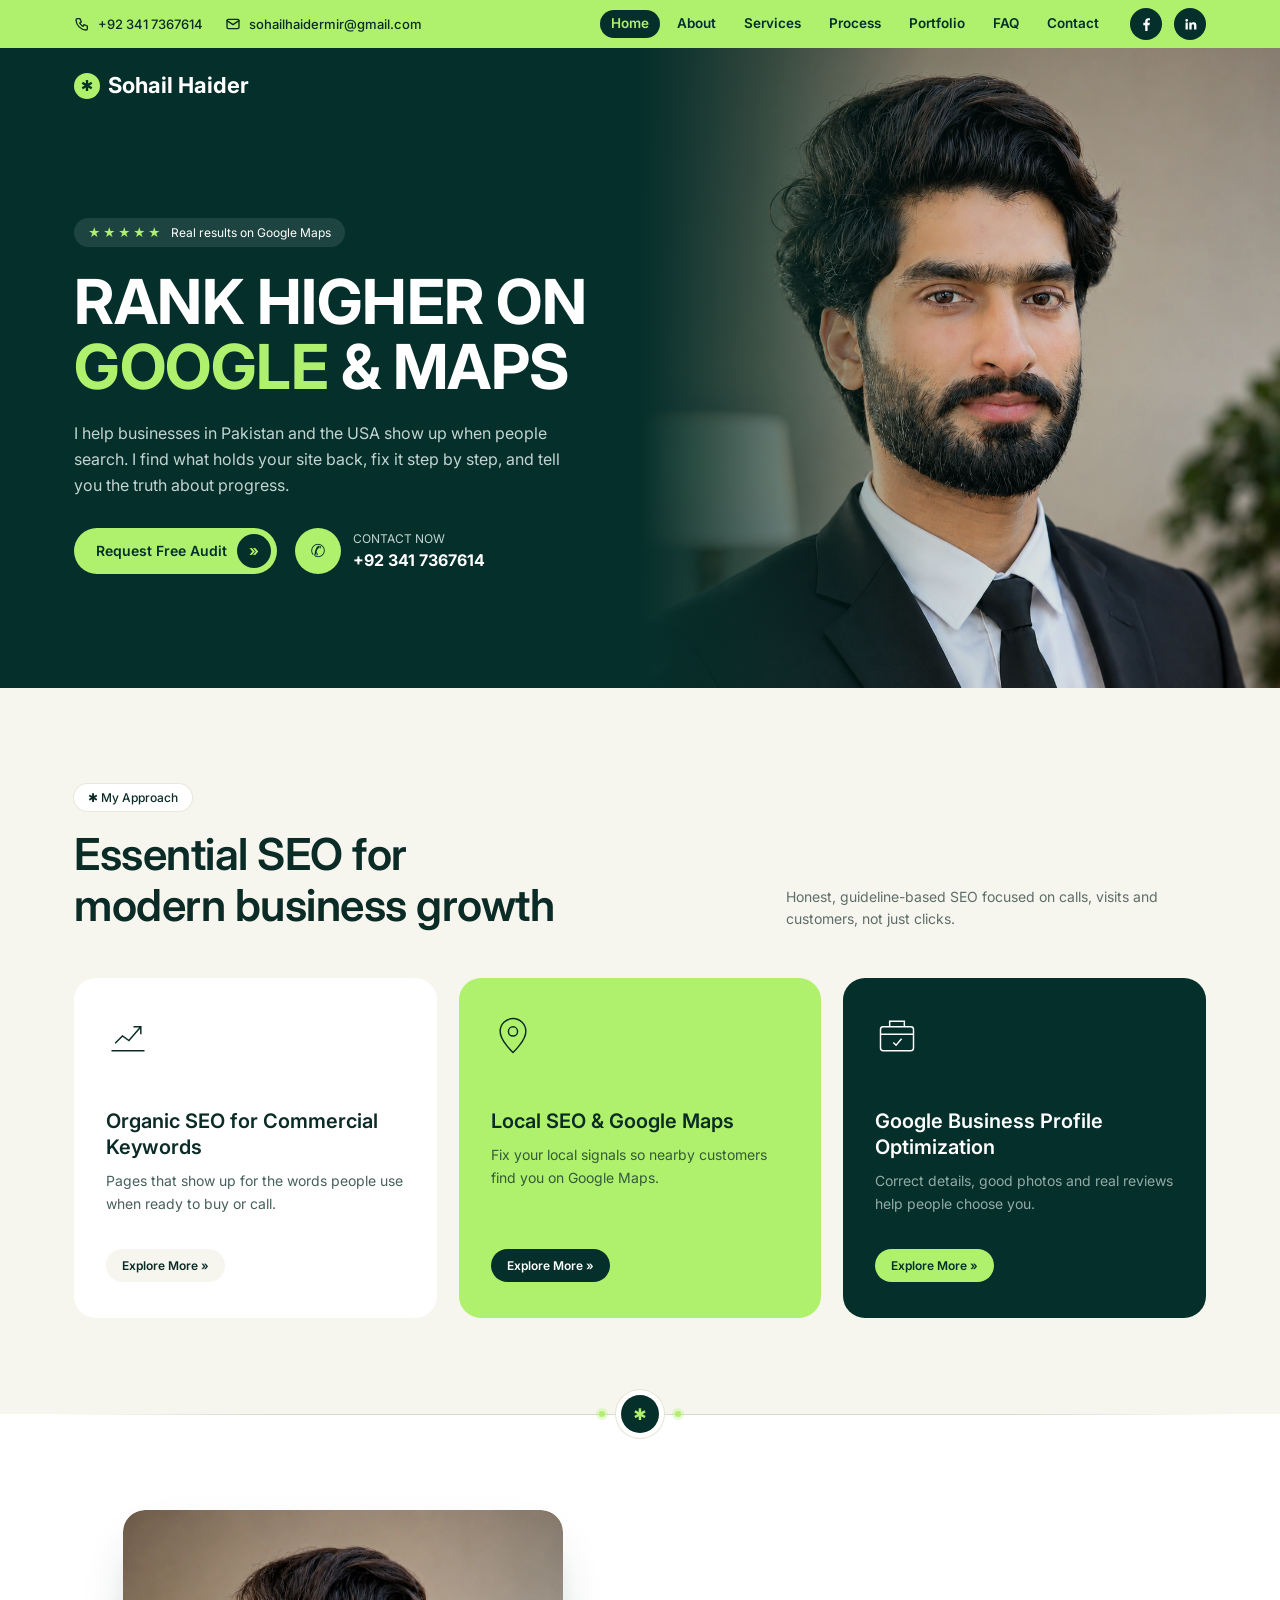
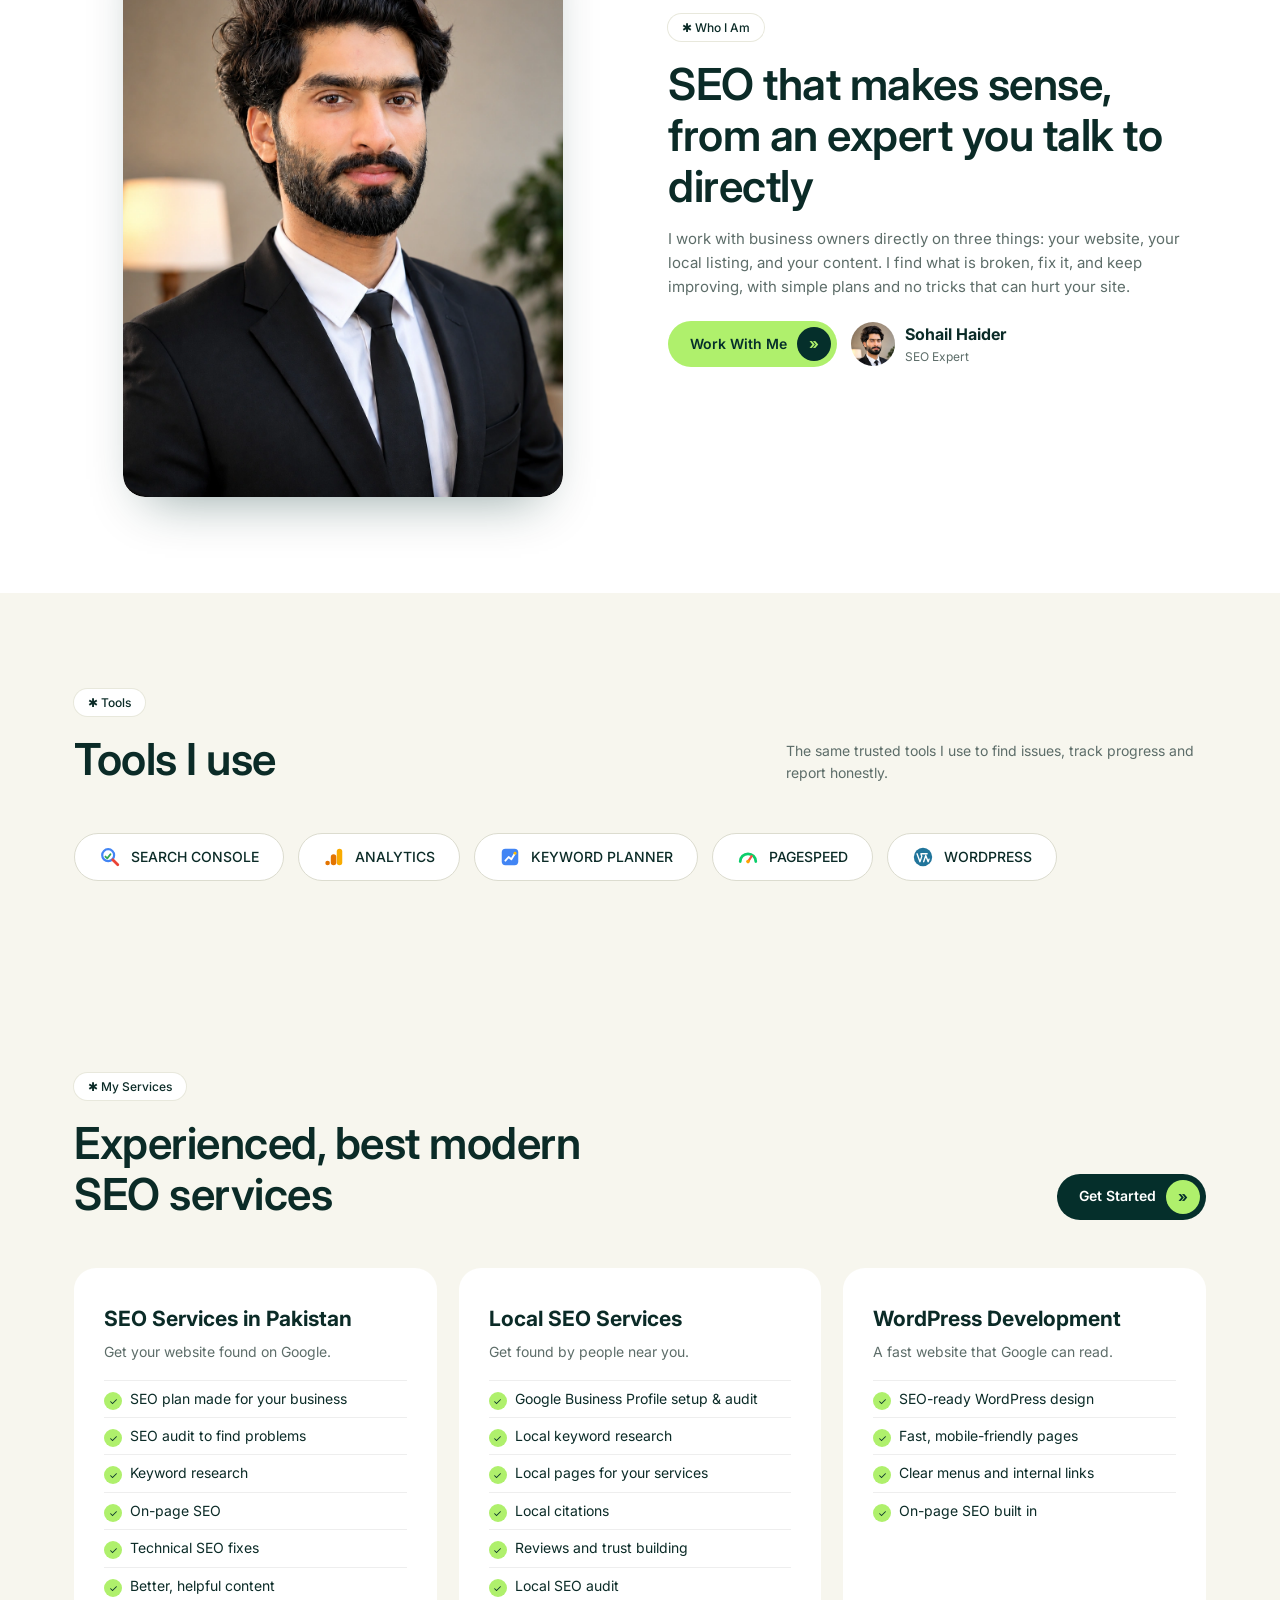
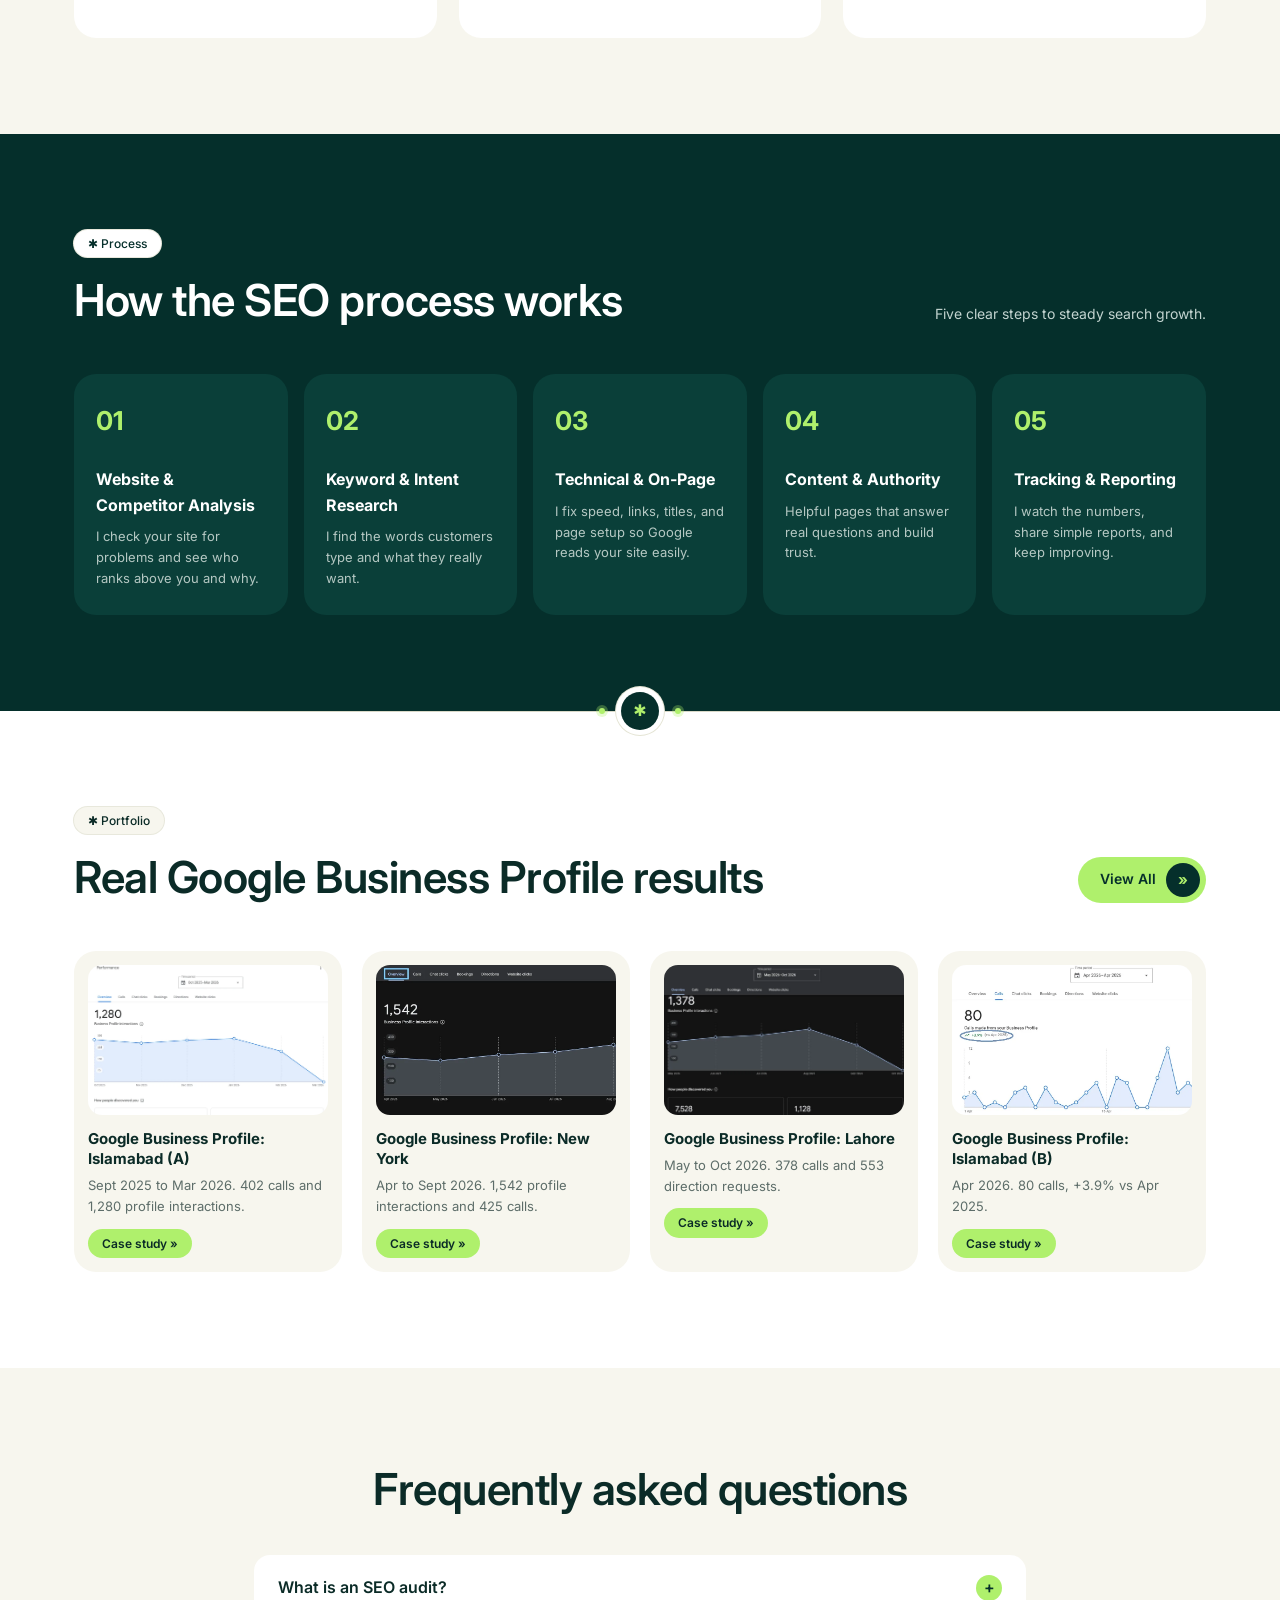
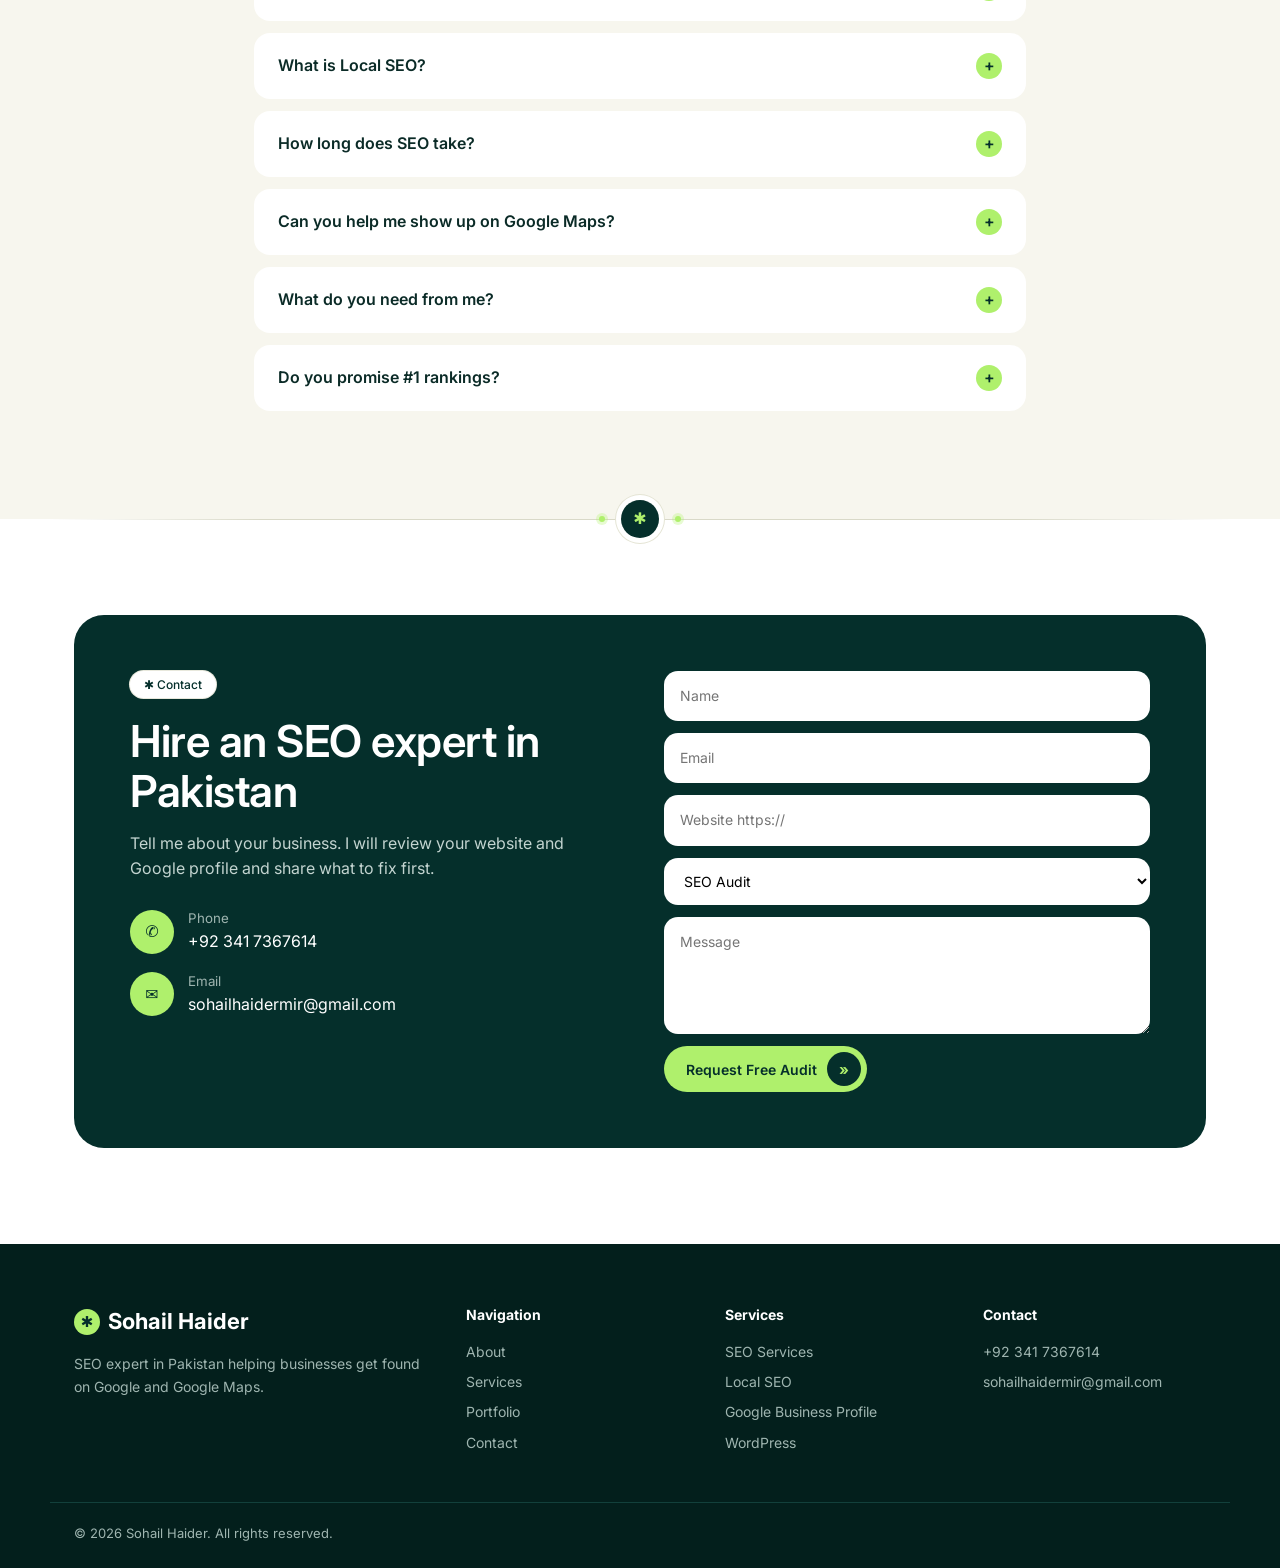
<file: index.html>
<!DOCTYPE html><html lang="en"><head><meta charset="utf-8"><meta name="viewport" content="width=device-width,initial-scale=1"><title>Sohail Haider | SEO Expert in Pakistan</title><meta name="description" content="SEO expert in Pakistan helping businesses improve organic search, Google Maps visibility, and website performance. Request a free SEO audit."><link rel="canonical" href="https://sohailhaiderseo.github.io/myportfolio/"><link rel="icon" href="favicon.png" type="image/png"><link rel="apple-touch-icon" href="apple-touch-icon.png"><link rel="preconnect" href="https://fonts.googleapis.com"><link rel="preconnect" href="https://fonts.gstatic.com" crossorigin><link rel="stylesheet" href="https://fonts.googleapis.com/css2?family=Inter:wght@400;500;600;700&display=swap"><link rel="stylesheet" href="style.css"></head><body id="top">
<div class="tb"><div class="wrap"><div class="tbl"><a href="tel:+923417367614"><svg viewBox="0 0 24 24" fill="none" stroke="currentColor" stroke-width="2" stroke-linecap="round" stroke-linejoin="round" aria-hidden="true"><path d="M5 4h4l2 5-2.5 1.5a11 11 0 0 0 5 5L15 13l5 2v4a2 2 0 0 1-2 2A16 16 0 0 1 3 6a2 2 0 0 1 2-2z"/></svg> +92 341 7367614</a><a href="mailto:sohailhaidermir@gmail.com"><svg viewBox="0 0 24 24" fill="none" stroke="currentColor" stroke-width="2" stroke-linecap="round" stroke-linejoin="round" aria-hidden="true"><rect x="3" y="5" width="18" height="14" rx="2"/><path d="m3 7 9 6 9-6"/></svg><span class="et">sohailhaidermir@gmail.com</span></a></div><nav id="nav" aria-label="Main"><button class="nclose" type="button" aria-label="Close menu">✕</button><a class="on" href="#top">Home</a><a href="#about">About</a><a href="#services">Services</a><a href="#process">Process</a><a href="portfolio.html">Portfolio</a><a href="#faq">FAQ</a><a href="#contact">Contact</a></nav><div class="soc"><a href="https://www.facebook.com/shaider.hayat" aria-label="Facebook" target="_blank" rel="noopener"><svg viewBox="0 0 24 24" fill="currentColor" stroke="none" aria-hidden="true"><path d="M13.5 21v-8h2.7l.5-3.3h-3.2V7.600c0-.9.4-1.600 1.700-1.600h1.600V3.200C16.300 3.100 15.300 3 14.300 3 12 3 10.200 4.400 10.200 7.100v2.600H7.500V13h2.700v8z"/></svg></a><a href="https://www.linkedin.com/in/sohail-haider-392b01232/" aria-label="LinkedIn" target="_blank" rel="noopener"><svg viewBox="0 0 24 24" fill="currentColor" stroke="none" aria-hidden="true"><path d="M5 9h3.2v10H5zM6.600 4.200a1.900 1.900 0 1 1 0 3.800 1.900 1.900 0 0 1 0-3.800zM10.300 9h3v1.400c.5-.9 1.600-1.700 3.200-1.700 3.200 0 3.800 2.100 3.800 4.800V19h-3.200v-4.800c0-1.200 0-2.600-1.600-2.600s-1.900 1.200-1.900 2.500V19h-3.300z"/></svg></a></div></div></div>
<header class="hdr"><div class="wrap bar"><a class="brand" href="index.html"><i>✱</i>Sohail Haider</a><button class="burger" type="button" aria-label="Open menu" aria-expanded="false" aria-controls="nav">☰</button></div></header>
<main><section class="hero"><div class="ph"><img src="hero-sohail.webp" alt="Sohail Haider, SEO expert" fetchpriority="high"></div><div class="wrap"><div class="in"><div class="pill"><u>★★★★★</u> Real results on Google Maps</div><h1>Rank higher on <em>Google</em> &amp; Maps</h1><p>I help businesses in Pakistan and the USA show up when people search. I find what holds your site back, fix it step by step, and tell you the truth about progress.</p><div class="acts"><a href="#contact" class="btn"><span>Request Free Audit</span><b>»</b></a><div class="call"><i>✆</i><div>CONTACT NOW<b>+92 341 7367614</b></div></div></div></div></section>
<section class="sec cr" id="approach"><div class="wrap"><div class="head"><div><span class="tag">✱ My Approach</span><h2>Essential SEO for<br>modern business growth</h2></div><p>Honest, guideline-based SEO focused on calls, visits and customers, not just clicks.</p></div><div class="g3"><article class="fc "><svg viewBox="0 0 48 48"><path d="M6 40h36M10 32l8-8 7 5 13-15M30 14h8v8"/></svg><h3>Organic SEO for Commercial Keywords</h3><p>Pages that show up for the words people use when ready to buy or call.</p><a href="#services">Explore More »</a></article><article class="fc l"><svg viewBox="0 0 48 48"><path d="M24 42S10 29 10 19a14 14 0 0128 0c0 10-14 23-14 23z"/><circle cx="24" cy="19" r="5"/></svg><h3>Local SEO &amp; Google Maps</h3><p>Fix your local signals so nearby customers find you on Google Maps.</p><a href="#services">Explore More »</a></article><article class="fc d"><svg viewBox="0 0 48 48"><rect x="6" y="14" width="36" height="26" rx="3"/><path d="M6 22h36M16 14V8h16v6M20 31l3 3 6-7"/></svg><h3>Google Business Profile Optimization</h3><p>Correct details, good photos and real reviews help people choose you.</p><a href="#services">Explore More »</a></article></div></div></section>
<section class="sec wh" id="about"><div class="dvd" aria-hidden="true"><span><i>✱</i></span></div><div class="wrap two"><div class="col"><div class="portrait"><img src="hero-sohail.webp" alt="Portrait of Sohail Haider" width="1086" height="1448" loading="lazy"></div></div><div><span class="tag">✱ Who I Am</span><h2>SEO that makes sense, from an expert you talk to directly</h2><p>I work with business owners directly on three things: your website, your local listing, and your content. I find what is broken, fix it, and keep improving, with simple plans and no tricks that can hurt your site.</p><div class="who"><a href="#contact" class="btn"><span>Work With Me</span><b>»</b></a><div style="display:flex;gap:10px;align-items:center"><img src="hero-sohail.webp" alt=""><div><b>Sohail Haider</b><small>SEO Expert</small></div></div></div></div></div></section>
<section class="sec cr" id="tools"><div class="wrap"><div class="head"><div><span class="tag">✱ Tools</span><h2>Tools I use</h2></div><p>The same trusted tools I use to find issues, track progress and report honestly.</p></div><div class="chips big"><span><svg viewBox="0 0 24 24"><circle cx="10" cy="10" r="6.5" fill="#fff" stroke="#4285f4" stroke-width="2.4"/><path d="M15 15l5.5 5.5" stroke="#ea4335" stroke-width="3" stroke-linecap="round"/><path d="M7 11.5l2 2 3.5-4.5" fill="none" stroke="#34a853" stroke-width="2" stroke-linecap="round" stroke-linejoin="round"/></svg>Search Console</span><span><svg viewBox="0 0 24 24"><rect x="15" y="3" width="6" height="18" rx="3" fill="#f9ab00"/><rect x="8.5" y="9" width="6" height="12" rx="3" fill="#e37400"/><circle cx="5" cy="18.5" r="2.5" fill="#e37400"/></svg>Analytics</span><span><svg viewBox="0 0 24 24"><rect x="3" y="3" width="18" height="18" rx="4" fill="#4285f4"/><path d="M7 16l3.5-4 3 2.5L17.5 8" fill="none" stroke="#fff" stroke-width="2" stroke-linecap="round" stroke-linejoin="round"/><circle cx="17.5" cy="8" r="1.6" fill="#fbbc04"/></svg>Keyword Planner</span><span><svg viewBox="0 0 24 24"><path d="M3.5 17a8.5 8.5 0 1 1 17 0" fill="none" stroke="#0cce6b" stroke-width="3" stroke-linecap="round"/><path d="M12 17l4-6" stroke="#ff4e42" stroke-width="2.4" stroke-linecap="round"/><circle cx="12" cy="17" r="2" fill="#ffa400"/></svg>PageSpeed</span><span><svg viewBox="0 0 24 24"><circle cx="12" cy="12" r="10" fill="#21759b"/><path d="M5.5 8.5l3.2 8.6 2-5.8-1-2.800M10.500 8.500h6M12.700 17.100l2.300-6.800M15 10.300l2.600 6.800 1-2.800" fill="none" stroke="#fff" stroke-width="1.5" stroke-linecap="round" stroke-linejoin="round"/></svg>WordPress</span></div></div></section>
<section class="sec cr" id="services"><div class="wrap"><div class="head"><div><span class="tag">✱ My Services</span><h2>Experienced, best modern<br>SEO services</h2></div><a href="#contact" class="btn dk"><span>Get Started</span><b>»</b></a></div><div class="g3"><article class="svc"><h3>SEO Services in Pakistan</h3><p>Get your website found on Google.</p><ul><li>SEO plan made for your business</li><li>SEO audit to find problems</li><li>Keyword research</li><li>On-page SEO</li><li>Technical SEO fixes</li><li>Better, helpful content</li></ul></article><article class="svc"><h3>Local SEO Services</h3><p>Get found by people near you.</p><ul><li>Google Business Profile setup & audit</li><li>Local keyword research</li><li>Local pages for your services</li><li>Local citations</li><li>Reviews and trust building</li><li>Local SEO audit</li></ul></article><article class="svc"><h3>WordPress Development</h3><p>A fast website that Google can read.</p><ul><li>SEO-ready WordPress design</li><li>Fast, mobile-friendly pages</li><li>Clear menus and internal links</li><li>On-page SEO built in</li></ul></article></div></div></section>
<section class="sec dk" id="process"><div class="wrap"><div class="head"><div><span class="tag" style="color:var(--dk)">✱ Process</span><h2>How the SEO process works</h2></div><p>Five clear steps to steady search growth.</p></div><div class="steps"><div><h3>Website & Competitor Analysis</h3><p>I check your site for problems and see who ranks above you and why.</p></div><div><h3>Keyword & Intent Research</h3><p>I find the words customers type and what they really want.</p></div><div><h3>Technical & On-Page</h3><p>I fix speed, links, titles, and page setup so Google reads your site easily.</p></div><div><h3>Content & Authority</h3><p>Helpful pages that answer real questions and build trust.</p></div><div><h3>Tracking & Reporting</h3><p>I watch the numbers, share simple reports, and keep improving.</p></div></div></div></section>
<section class="sec wh"><div class="dvd" aria-hidden="true"><span><i>✱</i></span></div><div class="wrap"><div class="head"><div><span class="tag" style="background:var(--cream)">✱ Portfolio</span><h2>Real Google Business Profile results</h2></div><a href="portfolio.html" class="btn"><span>View All</span><b>»</b></a></div><div class="pf"><a class="pc" href="portfolio.html#islamabad-gbp"><img src="islamabad-gbp-overview.webp" alt="Google Business Profile: Islamabad (A)" loading="lazy"><h3>Google Business Profile: Islamabad (A)</h3><p>Sept 2025 to Mar 2026. 402 calls and 1,280 profile interactions.</p><span>Case study »</span></a><a class="pc" href="portfolio.html#newyork-gbp"><img src="newyork-gbp-overview.webp" alt="Google Business Profile: New York" loading="lazy"><h3>Google Business Profile: New York</h3><p>Apr to Sept 2026. 1,542 profile interactions and 425 calls.</p><span>Case study »</span></a><a class="pc" href="portfolio.html#lahore-gbp"><img src="lahore-gbp-overview.webp" alt="Google Business Profile: Lahore" loading="lazy"><h3>Google Business Profile: Lahore</h3><p>May to Oct 2026. 378 calls and 553 direction requests.</p><span>Case study »</span></a><a class="pc" href="portfolio.html#islamabad-b-gbp"><img src="islamabad-b-gbp-calls.webp" alt="Google Business Profile: Islamabad (B)" loading="lazy"><h3>Google Business Profile: Islamabad (B)</h3><p>Apr 2026. 80 calls, +3.9% vs Apr 2025.</p><span>Case study »</span></a></div></div></section>
<section class="sec cr" id="faq"><div class="wrap nar"><h2>Frequently asked questions</h2><details><summary>What is an SEO audit?</summary><p>A full check of your website. I look for slow pages, broken links, or missing titles, then give you a list of fixes, most important first.</p></details><details><summary>What is Local SEO?</summary><p>It helps people near you find your business on Google and Google Maps, using your Google Business Profile, local keywords, listings, and reviews.</p></details><details><summary>How long does SEO take?</summary><p>Small fixes can help in a few weeks. Bigger results usually take a few months, depending on competition and where you start.</p></details><details><summary>Can you help me show up on Google Maps?</summary><p>Yes. I improve what you can control: profile, website, and reviews. Google decides the final order, so no one can promise a spot.</p></details><details><summary>What do you need from me?</summary><p>Your website link, access to your Google Business Profile, a list of your services, and the places you serve.</p></details><details><summary>Do you promise #1 rankings?</summary><p>No. Nobody honest can. I promise clear work, simple reports, and steady effort.</p></details></div></section>
<section class="sec wh" id="contact"><div class="dvd" aria-hidden="true"><span><i>✱</i></span></div><div class="wrap"><div class="ct"><div><span class="tag" style="color:var(--dk)">✱ Contact</span><h2>Hire an SEO expert in Pakistan</h2><p>Tell me about your business. I will review your website and Google profile and share what to fix first.</p><ul><li><i>✆</i><div><small>Phone</small><a href="tel:+923417367614">+92 341 7367614</a></div></li><li><i>✉</i><div><small>Email</small><a href="mailto:sohailhaidermir@gmail.com">sohailhaidermir@gmail.com</a></div></li></ul></div><form id="cf"><input name="name" placeholder="Name" required><input name="email" type="email" placeholder="Email" required><input name="site" placeholder="Website https://"><select name="service"><option>SEO Audit</option><option>Local SEO Audit</option><option>Google Business Profile</option><option>SEO Strategy</option><option>Other</option></select><textarea name="message" rows="4" placeholder="Message" required></textarea><button class="btn" type="submit"><span>Request Free Audit</span><b>»</b></button></form></div></div></section></main>
<footer><div class="wrap fg"><div><a class="brand" href="index.html"><i>✱</i>Sohail Haider</a><p style="margin-top:14px">SEO expert in Pakistan helping businesses get found on Google and Google Maps.</p></div><div><h4>Navigation</h4><ul><li><a href="#about">About</a></li><li><a href="#services">Services</a></li><li><a href="portfolio.html">Portfolio</a></li><li><a href="#contact">Contact</a></li></ul></div><div><h4>Services</h4><ul><li>SEO Services</li><li>Local SEO</li><li>Google Business Profile</li><li>WordPress</li></ul></div><div><h4>Contact</h4><ul><li><a href="tel:+923417367614">+92 341 7367614</a></li><li><a href="mailto:sohailhaidermir@gmail.com">sohailhaidermir@gmail.com</a></li></ul></div></div><div class="wrap fc2">&copy; <span id="yr">2026</span> Sohail Haider. All rights reserved.</div></footer><script src="script.js" defer></script></body></html>
</file>
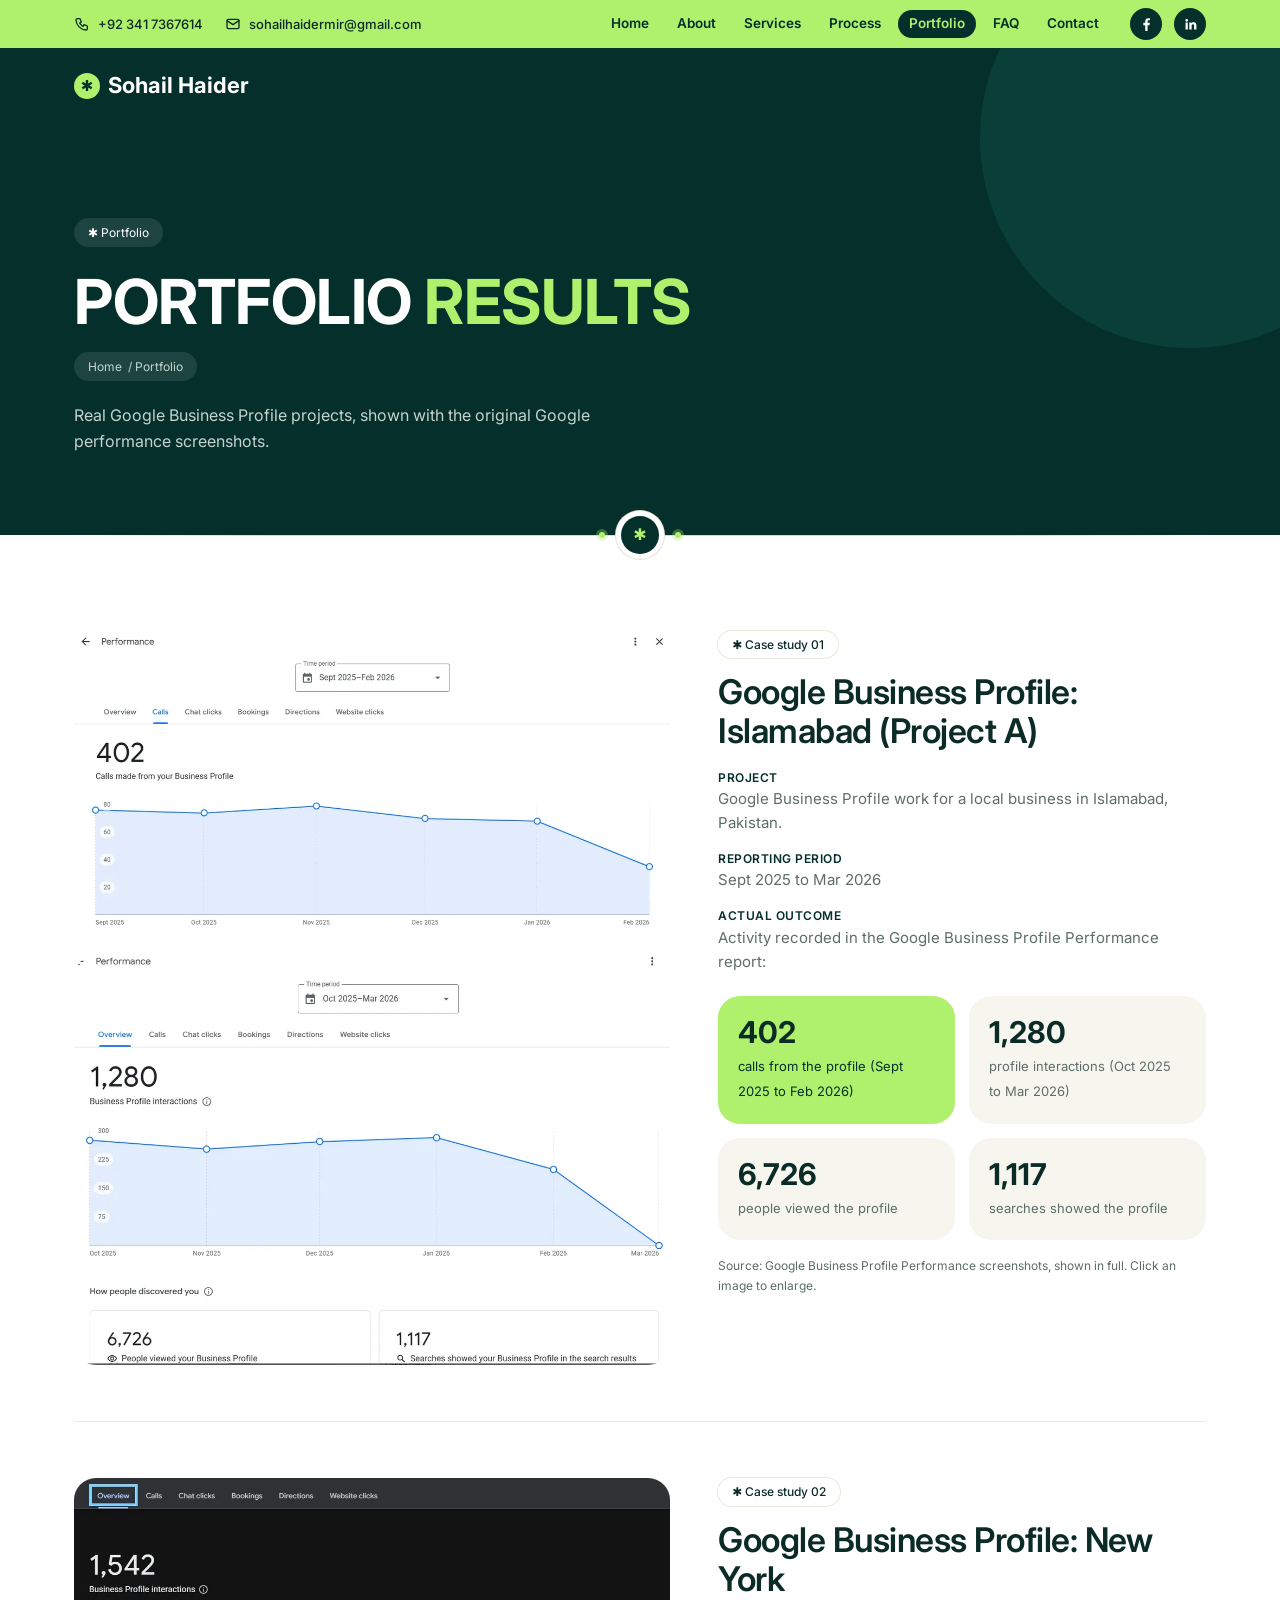
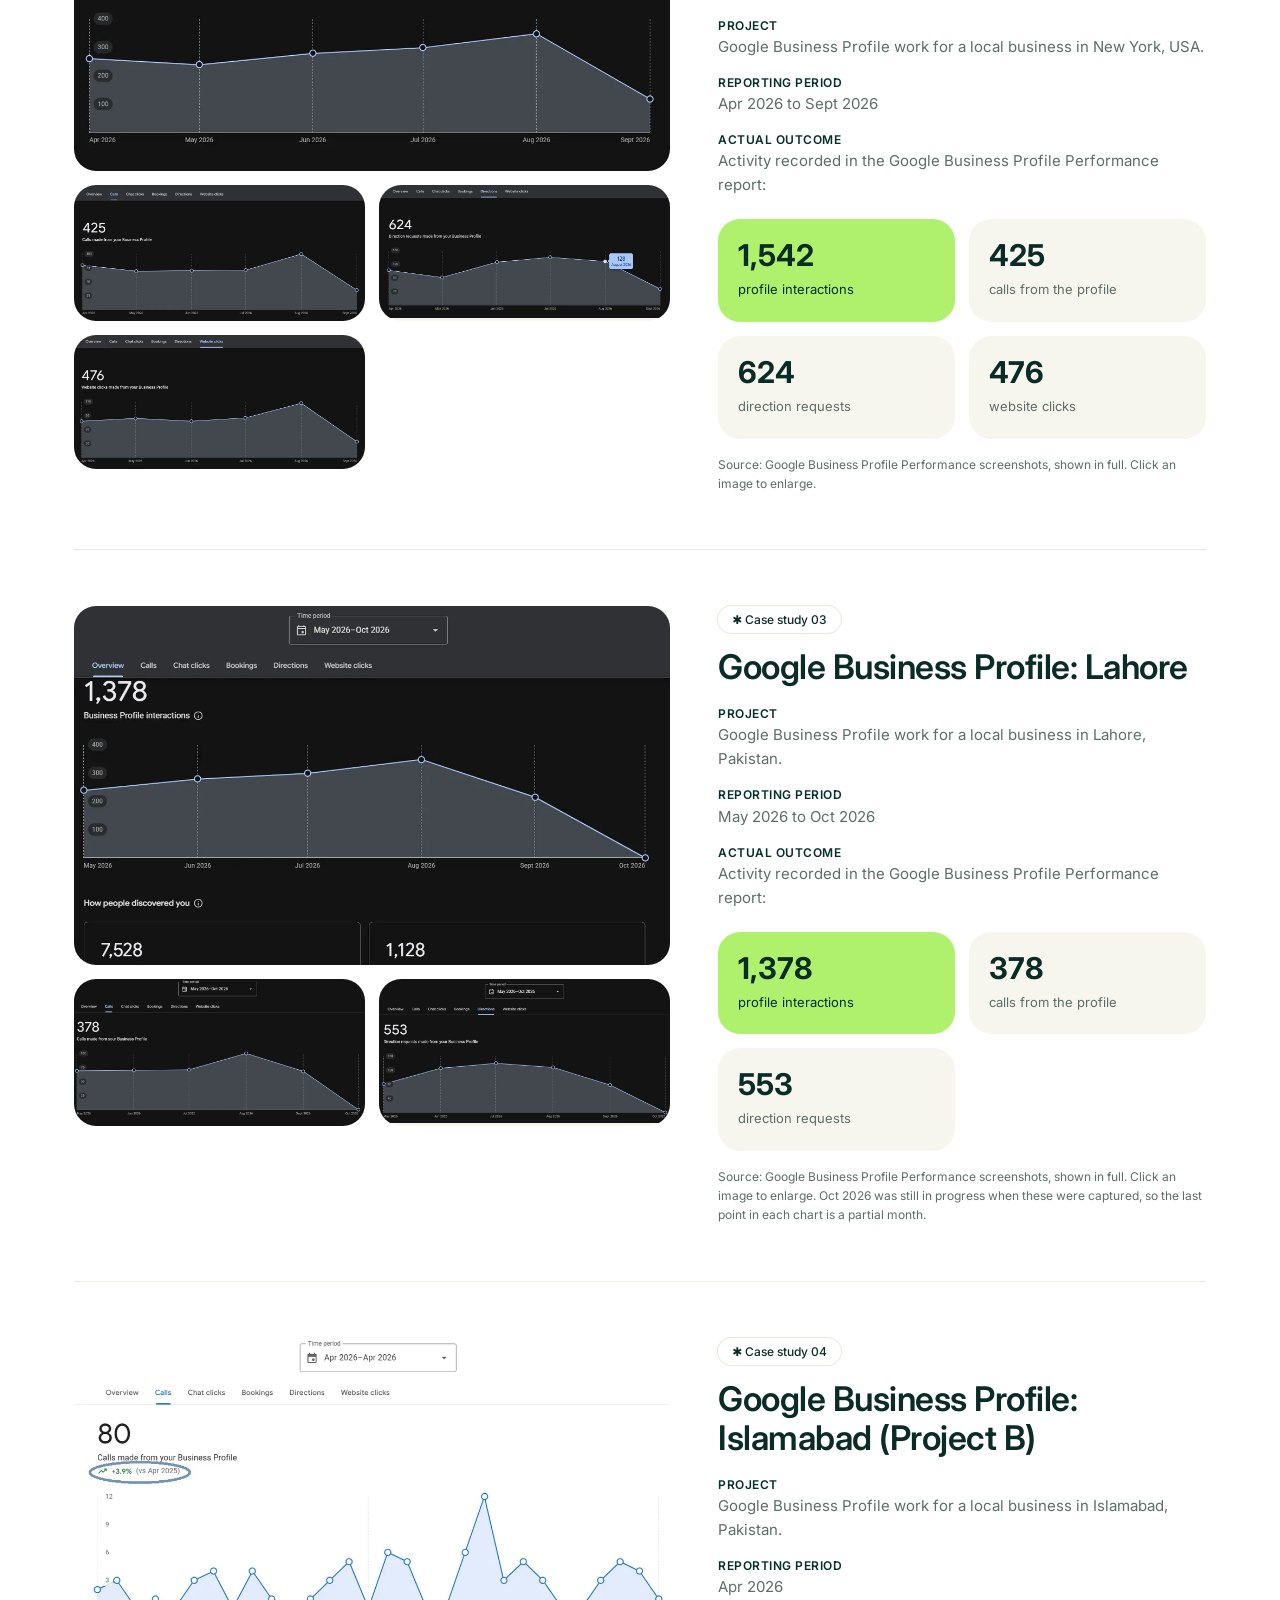
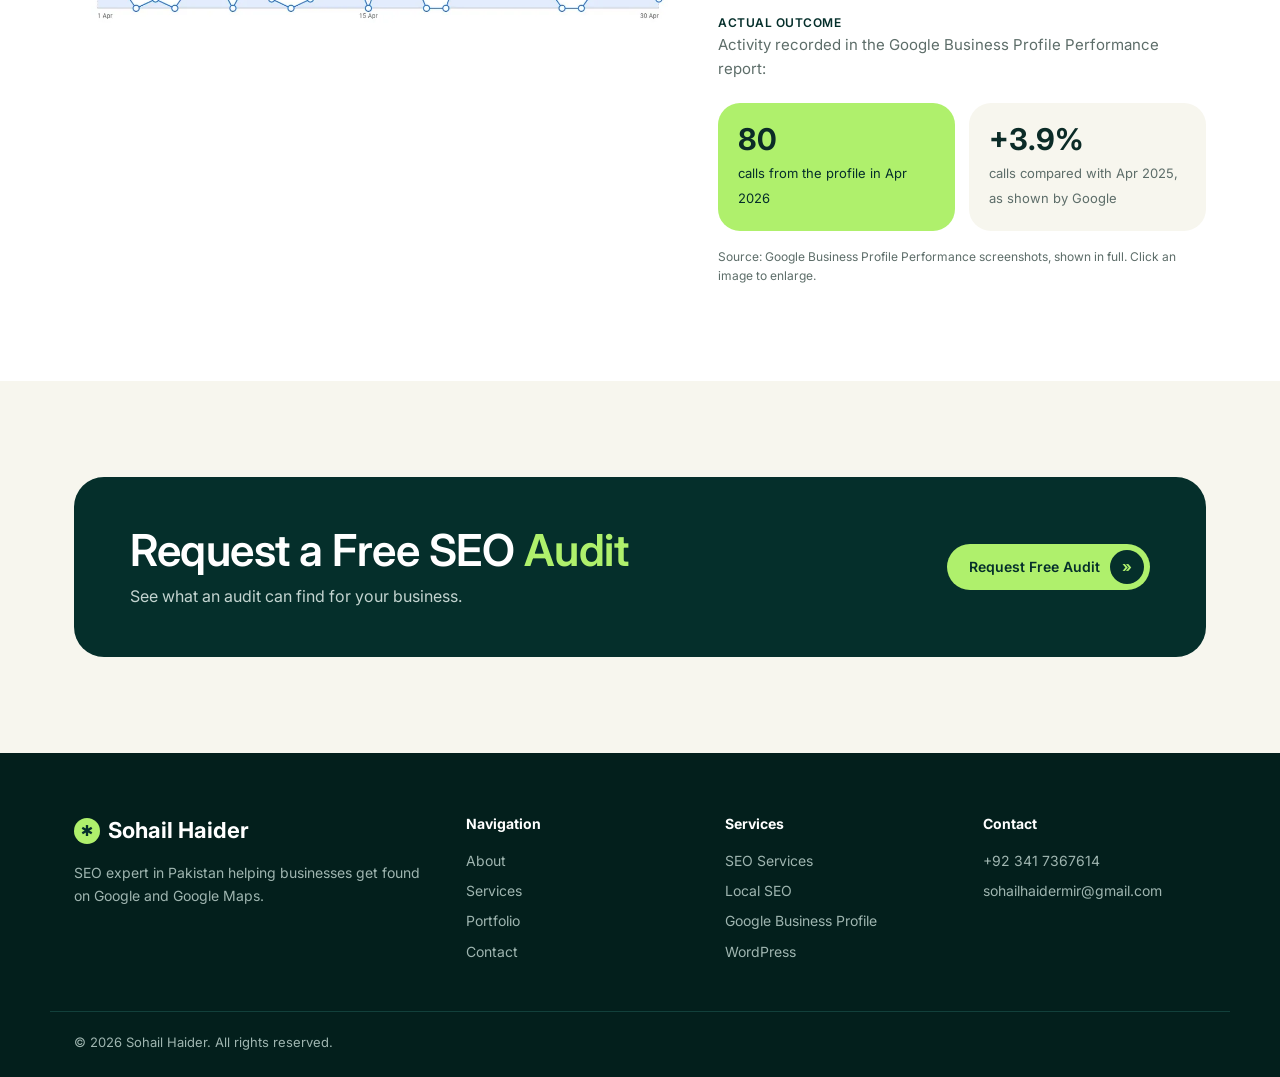
<file: portfolio.html>
<!DOCTYPE html><html lang="en"><head><meta charset="utf-8"><meta name="viewport" content="width=device-width,initial-scale=1"><title>Portfolio | Sohail Haider SEO & Local SEO</title><meta name="description" content="Google Business Profile case studies from Islamabad, New York and Lahore, with real Google performance screenshots, by Sohail Haider."><link rel="canonical" href="https://sohailhaiderseo.github.io/myportfolio/portfolio.html">
<meta property="og:type" content="website"><meta property="og:title" content="Portfolio | Sohail Haider SEO & Local SEO"><meta property="og:description" content="Google Business Profile case studies by Sohail Haider."><meta property="og:url" content="https://sohailhaiderseo.github.io/myportfolio/portfolio.html"><meta property="og:image" content="https://sohailhaiderseo.github.io/myportfolio/hero-sohail.webp">
<link rel="icon" href="favicon.png" type="image/png"><link rel="apple-touch-icon" href="apple-touch-icon.png"><link rel="preconnect" href="https://fonts.googleapis.com"><link rel="preconnect" href="https://fonts.gstatic.com" crossorigin><link rel="stylesheet" href="https://fonts.googleapis.com/css2?family=Inter:wght@400;500;600;700&display=swap"><link rel="stylesheet" href="style.css"><script type="application/ld+json">{"@context": "https://schema.org", "@type": "Person", "name": "Sohail Haider", "jobTitle": "SEO & Local SEO Expert", "email": "sohailhaidermir@gmail.com", "telephone": "+92 341 7367614", "url": "https://sohailhaiderseo.github.io/myportfolio/", "sameAs": ["https://www.facebook.com/shaider.hayat", "https://www.linkedin.com/in/sohail-haider-392b01232/"]}</script></head><body id="top">
<div class="tb"><div class="wrap"><div class="tbl"><a href="tel:+923417367614"><svg viewBox="0 0 24 24" fill="none" stroke="currentColor" stroke-width="2" stroke-linecap="round" stroke-linejoin="round" aria-hidden="true"><path d="M5 4h4l2 5-2.5 1.5a11 11 0 0 0 5 5L15 13l5 2v4a2 2 0 0 1-2 2A16 16 0 0 1 3 6a2 2 0 0 1 2-2z"/></svg> +92 341 7367614</a><a href="mailto:sohailhaidermir@gmail.com"><svg viewBox="0 0 24 24" fill="none" stroke="currentColor" stroke-width="2" stroke-linecap="round" stroke-linejoin="round" aria-hidden="true"><rect x="3" y="5" width="18" height="14" rx="2"/><path d="m3 7 9 6 9-6"/></svg><span class="et">sohailhaidermir@gmail.com</span></a></div><nav id="nav" aria-label="Main"><button class="nclose" type="button" aria-label="Close menu">✕</button><a href="index.html">Home</a><a href="index.html#about">About</a><a href="index.html#services">Services</a><a href="index.html#process">Process</a><a class="on" href="portfolio.html">Portfolio</a><a href="index.html#faq">FAQ</a><a href="index.html#contact">Contact</a></nav><div class="soc"><a href="https://www.facebook.com/shaider.hayat" aria-label="Facebook" target="_blank" rel="noopener"><svg viewBox="0 0 24 24" fill="currentColor" stroke="none" aria-hidden="true"><path d="M13.5 21v-8h2.7l.5-3.3h-3.2V7.600c0-.9.4-1.600 1.700-1.600h1.600V3.200C16.300 3.100 15.300 3 14.300 3 12 3 10.200 4.400 10.200 7.100v2.600H7.500V13h2.700v8z"/></svg></a><a href="https://www.linkedin.com/in/sohail-haider-392b01232/" aria-label="LinkedIn" target="_blank" rel="noopener"><svg viewBox="0 0 24 24" fill="currentColor" stroke="none" aria-hidden="true"><path d="M5 9h3.2v10H5zM6.600 4.200a1.900 1.900 0 1 1 0 3.800 1.900 1.900 0 0 1 0-3.800zM10.300 9h3v1.400c.5-.9 1.600-1.700 3.200-1.700 3.200 0 3.800 2.100 3.800 4.800V19h-3.200v-4.800c0-1.200 0-2.600-1.600-2.600s-1.900 1.200-1.900 2.500V19h-3.300z"/></svg></a></div></div></div>
<header class="hdr"><div class="wrap bar"><a class="brand" href="index.html"><i>✱</i>Sohail Haider</a><button class="burger" type="button" aria-label="Open menu" aria-expanded="false" aria-controls="nav">☰</button></div></header>
<main id="main"><section class="phero"><div class="wrap"><span class="pill">✱ Portfolio</span><h1>Portfolio <em>results</em></h1><p class="crumb"><a href="index.html">Home</a> / Portfolio</p><p class="lead">Real Google Business Profile projects, shown with the original Google performance screenshots.</p></div></section><section class="sec wh"><div class="dvd" aria-hidden="true"><span><i>✱</i></span></div><div class="wrap"><article class="case" id="islamabad-gbp"><div class="shots"><a class="w" href="islamabad-gbp-calls.webp" target="_blank" rel="noopener"><img src="islamabad-gbp-calls.webp" alt="Google Business Profile Performance chart showing 402 calls, Sept 2025 to Feb 2026" width="1100" height="572" ></a><a class="w" href="islamabad-gbp-overview.webp" target="_blank" rel="noopener"><img src="islamabad-gbp-overview.webp" alt="Google Business Profile Performance overview showing 1,280 interactions, Oct 2025 to Mar 2026" width="1100" height="758" ></a></div><div><span class="tag">✱ Case study 01</span><h2>Google Business Profile: Islamabad (Project A)</h2><dl><dt>Project</dt><dd>Google Business Profile work for a local business in Islamabad, Pakistan.</dd><dt>Reporting period</dt><dd>Sept 2025 to Mar 2026</dd><dt>Actual Outcome</dt><dd>Activity recorded in the Google Business Profile Performance report:</dd></dl><div class="stats"><div class="stat"><b>402</b><span>calls from the profile (Sept 2025 to Feb 2026)</span></div><div class="stat"><b>1,280</b><span>profile interactions (Oct 2025 to Mar 2026)</span></div><div class="stat"><b>6,726</b><span>people viewed the profile</span></div><div class="stat"><b>1,117</b><span>searches showed the profile</span></div></div><p class="src">Source: Google Business Profile Performance screenshots, shown in full. Click an image to enlarge. </p><!-- ADD when ready: Objective, Work Performed, Strategy / Approach --></div></article><article class="case" id="newyork-gbp"><div class="shots"><a class="w" href="newyork-gbp-overview.webp" target="_blank" rel="noopener"><img src="newyork-gbp-overview.webp" alt="Google Business Profile Performance overview showing 1,542 interactions, Apr to Sept 2026" width="1100" height="539" ></a><a class="" href="newyork-gbp-calls.webp" target="_blank" rel="noopener"><img src="newyork-gbp-calls.webp" alt="Google Business Profile Performance calls chart showing 425 calls" width="1100" height="515" ></a><a class="" href="newyork-gbp-directions.webp" target="_blank" rel="noopener"><img src="newyork-gbp-directions.webp" alt="Google Business Profile Performance directions chart showing 624 requests" width="1100" height="505" ></a><a class="" href="newyork-gbp-website-clicks.webp" target="_blank" rel="noopener"><img src="newyork-gbp-website-clicks.webp" alt="Google Business Profile Performance website clicks chart showing 476 clicks" width="1100" height="507" ></a></div><div><span class="tag">✱ Case study 02</span><h2>Google Business Profile: New York</h2><dl><dt>Project</dt><dd>Google Business Profile work for a local business in New York, USA.</dd><dt>Reporting period</dt><dd>Apr 2026 to Sept 2026</dd><dt>Actual Outcome</dt><dd>Activity recorded in the Google Business Profile Performance report:</dd></dl><div class="stats"><div class="stat"><b>1,542</b><span>profile interactions</span></div><div class="stat"><b>425</b><span>calls from the profile</span></div><div class="stat"><b>624</b><span>direction requests</span></div><div class="stat"><b>476</b><span>website clicks</span></div></div><p class="src">Source: Google Business Profile Performance screenshots, shown in full. Click an image to enlarge. </p><!-- ADD when ready: Objective, Work Performed, Strategy / Approach --></div></article><article class="case" id="lahore-gbp"><div class="shots"><a class="w" href="lahore-gbp-overview.webp" target="_blank" rel="noopener"><img src="lahore-gbp-overview.webp" alt="Google Business Profile Performance overview showing 1,378 interactions, May to Oct 2026" width="1100" height="663" ></a><a class="" href="lahore-gbp-calls.webp" target="_blank" rel="noopener"><img src="lahore-gbp-calls.webp" alt="Google Business Profile Performance calls chart showing 378 calls" width="1100" height="554" ></a><a class="" href="lahore-gbp-directions.webp" target="_blank" rel="noopener"><img src="lahore-gbp-directions.webp" alt="Google Business Profile Performance directions chart showing 553 requests" width="1100" height="542" ></a></div><div><span class="tag">✱ Case study 03</span><h2>Google Business Profile: Lahore</h2><dl><dt>Project</dt><dd>Google Business Profile work for a local business in Lahore, Pakistan.</dd><dt>Reporting period</dt><dd>May 2026 to Oct 2026</dd><dt>Actual Outcome</dt><dd>Activity recorded in the Google Business Profile Performance report:</dd></dl><div class="stats"><div class="stat"><b>1,378</b><span>profile interactions</span></div><div class="stat"><b>378</b><span>calls from the profile</span></div><div class="stat"><b>553</b><span>direction requests</span></div></div><p class="src">Source: Google Business Profile Performance screenshots, shown in full. Click an image to enlarge. Oct 2026 was still in progress when these were captured, so the last point in each chart is a partial month.</p><!-- ADD when ready: Objective, Work Performed, Strategy / Approach --></div></article><article class="case" id="islamabad-b-gbp"><div class="shots"><a class="w" href="islamabad-b-gbp-calls.webp" target="_blank" rel="noopener"><img src="islamabad-b-gbp-calls.webp" alt="Google Business Profile Performance calls chart showing 80 calls in April 2026, +3.9% vs April 2025" width="1100" height="527" ></a></div><div><span class="tag">✱ Case study 04</span><h2>Google Business Profile: Islamabad (Project B)</h2><dl><dt>Project</dt><dd>Google Business Profile work for a local business in Islamabad, Pakistan.</dd><dt>Reporting period</dt><dd>Apr 2026</dd><dt>Actual Outcome</dt><dd>Activity recorded in the Google Business Profile Performance report:</dd></dl><div class="stats"><div class="stat"><b>80</b><span>calls from the profile in Apr 2026</span></div><div class="stat"><b>+3.9%</b><span>calls compared with Apr 2025, as shown by Google</span></div></div><p class="src">Source: Google Business Profile Performance screenshots, shown in full. Click an image to enlarge. </p><!-- ADD when ready: Objective, Work Performed, Strategy / Approach --></div></article></div></section><section class="sec cr"><div class="wrap"><div class="cta2"><div><h2>Request a Free SEO <em>Audit</em></h2><p>See what an audit can find for your business.</p></div><a class="btn" href="index.html#contact"><span>Request Free Audit</span><b>»</b></a></div></div></section></main>
<footer><div class="wrap fg"><div><a class="brand" href="index.html"><i>✱</i>Sohail Haider</a><p style="margin-top:14px">SEO expert in Pakistan helping businesses get found on Google and Google Maps.</p></div><div><h4>Navigation</h4><ul><li><a href="index.html#about">About</a></li><li><a href="index.html#services">Services</a></li><li><a href="portfolio.html">Portfolio</a></li><li><a href="index.html#contact">Contact</a></li></ul></div><div><h4>Services</h4><ul><li>SEO Services</li><li>Local SEO</li><li>Google Business Profile</li><li>WordPress</li></ul></div><div><h4>Contact</h4><ul><li><a href="tel:+923417367614">+92 341 7367614</a></li><li><a href="mailto:sohailhaidermir@gmail.com">sohailhaidermir@gmail.com</a></li></ul></div></div><div class="wrap fc2">&copy; <span id="yr">2026</span> Sohail Haider. All rights reserved.</div></footer><script src="script.js" defer></script></body></html>
</file>
<file: style.css>
:root{--dk:#052f2b;--dk2:#0a3f39;--lime:#aff06c;--lime2:#9ce252;--cream:#f7f6ee;--tx:#0b2b27;--mu:#5d6d69;--r:22px}
*{box-sizing:border-box;margin:0;padding:0}html{scroll-behavior:smooth}
body{font-family:Inter,system-ui,sans-serif;color:var(--tx);background:#fff;line-height:1.6;font-size:16px}
img{max-width:100%;display:block}a{color:inherit;text-decoration:none}ul{list-style:none}
.wrap{max-width:1180px;margin:0 auto;padding:0 24px}
.tb{background:var(--lime);font-size:13px;font-weight:500;padding:8px 0}.tb .wrap{display:flex;justify-content:space-between;gap:16px;flex-wrap:wrap}.tb span{margin-right:22px}
.hdr{position:absolute;top:37px;left:0;right:0;z-index:5}.bar{display:flex;align-items:center;justify-content:space-between;height:76px}
.brand{display:flex;align-items:center;gap:8px;color:#fff;font-weight:700;font-size:22px}.brand i{width:26px;height:26px;border-radius:50%;background:var(--lime);display:grid;place-items:center;color:var(--dk);font-style:normal;font-size:15px}
nav{display:flex;align-items:center;gap:28px;color:#fff;font-size:14px;font-weight:500}nav a:hover,nav a.on{color:var(--lime)}
.btn{display:inline-flex;align-items:center;gap:10px;background:var(--lime);color:var(--dk);font-weight:600;font-size:14px;padding:6px 6px 6px 22px;border-radius:99px;transition:.2s}
.btn b{background:var(--dk);color:var(--lime);width:34px;height:34px;border-radius:50%;display:grid;place-items:center;font-size:15px}
.btn:hover{background:var(--lime2)}.btn.dk{background:var(--dk);color:#fff}.btn.dk b{background:var(--lime);color:var(--dk)}
.burger{display:none;background:none;border:0;color:#fff;font-size:28px}
.hero{background:var(--dk);color:#fff;position:relative;overflow:hidden;min-height:640px;padding:170px 0 80px}
.hero .ph{position:absolute;right:0;bottom:0;top:0;width:50%}.hero .ph img{width:100%;height:100%;object-fit:cover;object-position:50% 12%}
.hero .ph:after{content:"";position:absolute;inset:0;background:linear-gradient(90deg,var(--dk) 0,rgba(5,47,43,.2) 45%,transparent)}
.hero .wrap{position:relative;z-index:2}.hero .in{max-width:620px}
.pill{display:inline-flex;gap:8px;align-items:center;background:rgba(255,255,255,.1);border-radius:99px;padding:5px 14px;font-size:12px;margin-bottom:22px}.pill u{color:var(--lime);text-decoration:none;letter-spacing:2px}
h1{font-size:clamp(38px,5.4vw,62px);line-height:1.05;font-weight:700;text-transform:uppercase;letter-spacing:-.5px}h1 em{color:var(--lime);font-style:normal}
.hero p{color:#c3d4d0;max-width:500px;margin:22px 0 30px}.acts{display:flex;gap:18px;align-items:center;flex-wrap:wrap}
.call{display:flex;gap:12px;align-items:center;font-size:12px;color:#c3d4d0}.call i{width:46px;height:46px;border-radius:50%;background:var(--lime);color:var(--dk);display:grid;place-items:center;font-style:normal;font-size:18px}.call b{display:block;color:#fff;font-size:16px}
.sec{padding:96px 0}.cr{background:var(--cream)}
.tag{display:inline-flex;gap:6px;align-items:center;font-size:12px;font-weight:500;background:#fff;border-radius:99px;padding:4px 14px;margin-bottom:18px;box-shadow:0 0 0 1px #e8e8dc}.cr .tag{background:#fff}
h2{font-size:clamp(30px,4vw,44px);line-height:1.15;font-weight:600;letter-spacing:-.5px}
.head{display:flex;justify-content:space-between;align-items:flex-end;gap:40px;margin-bottom:48px;flex-wrap:wrap}.head p{max-width:420px;color:var(--mu);font-size:14px}
.g3{display:grid;grid-template-columns:repeat(3,1fr);gap:22px}
.fc{border-radius:var(--r);padding:36px 32px;min-height:340px;display:flex;flex-direction:column;background:#fff}.fc.l{background:var(--lime)}.fc.d{background:var(--dk);color:#fff}
.fc svg{width:44px;height:44px;margin-bottom:50px;stroke:currentColor;fill:none;stroke-width:1.6}.fc h3{font-size:20px;font-weight:600;line-height:1.3;margin-bottom:10px}
.fc p{font-size:14px;opacity:.75;flex:1}.fc.d p{color:#c3d4d0}.fc a{align-self:flex-start;margin-top:22px;font-size:12px;font-weight:600;background:var(--cream);padding:7px 16px;border-radius:99px}.fc.l a{background:var(--dk);color:#fff}.fc.d a{background:var(--lime);color:var(--dk)}
.two{display:grid;grid-template-columns:1fr 1fr;gap:56px;align-items:center}
.col{display:grid;grid-template-columns:1fr 1fr;gap:16px}.col img{border-radius:var(--r);width:100%;object-fit:cover}.col .big{grid-column:span 2;height:340px;object-position:top}
.st{background:var(--lime);border-radius:var(--r);padding:22px;text-align:center;display:flex;flex-direction:column;justify-content:center;gap:6px}.st b{font-size:28px}.st span{font-size:13px}
.shot{height:170px;background:var(--cream);border-radius:var(--r);overflow:hidden}.shot img{height:100%;object-fit:cover;object-position:left top}
.two h2{margin-bottom:16px}.two p{color:var(--mu);font-size:15px;margin-bottom:14px}
.who{display:flex;align-items:center;gap:14px;margin:22px 0 26px;flex-wrap:wrap}.who img{width:44px;height:44px;border-radius:50%;object-fit:cover;object-position:top}.who small{display:block;color:var(--mu);font-size:12px}
.mini{display:grid;grid-template-columns:1fr 1fr;gap:16px}.mini div{background:var(--cream);border-radius:var(--r);padding:24px}.mini b{display:block;font-size:30px}.mini small{color:var(--mu)}
.chips{display:flex;flex-wrap:wrap;gap:8px;margin-top:12px}.chips span{font-size:10px;font-weight:500;text-transform:uppercase;border:1px solid #dcdccf;border-radius:99px;padding:3px 10px;background:#fff}
.svc{background:#fff;border-radius:var(--r);padding:34px 30px}.svc h3{font-size:21px;margin-bottom:6px}.svc>p{color:var(--mu);font-size:14px;margin-bottom:16px}
.svc li{font-size:14px;padding:7px 0 7px 26px;position:relative;border-top:1px solid #eee}.svc li:before{content:"✓";position:absolute;left:0;color:var(--dk);background:var(--lime);width:18px;height:18px;border-radius:50%;font-size:10px;display:grid;place-items:center;top:11px}
.dk{background:var(--dk);color:#fff}.dk .head p{color:#c3d4d0}
.steps{display:grid;grid-template-columns:repeat(5,1fr);gap:16px;counter-reset:s}.steps div{background:var(--dk2);border-radius:var(--r);padding:26px 22px;counter-increment:s}
.steps div:before{content:"0" counter(s);display:block;color:var(--lime);font-weight:700;font-size:26px;margin-bottom:26px}.steps h3{font-size:16px;margin-bottom:8px}.steps p{font-size:13px;color:#b5c8c3}
.pf{display:grid;grid-template-columns:repeat(4,1fr);gap:20px}.pc{background:var(--cream);border-radius:var(--r);padding:14px}.pc img{border-radius:14px;height:150px;width:100%;object-fit:cover;object-position:left top;margin-bottom:14px}
.pc h3{font-size:15px;line-height:1.35;margin-bottom:6px}.pc p{font-size:13px;color:var(--mu)}.pc span{display:inline-block;margin-top:12px;font-size:12px;font-weight:600;background:var(--lime);padding:5px 14px;border-radius:99px}
details{background:#fff;border-radius:16px;margin-bottom:12px;padding:20px 24px}summary{font-weight:600;cursor:pointer;list-style:none;display:flex;justify-content:space-between}summary:after{content:"+";color:var(--dk);background:var(--lime);width:26px;height:26px;border-radius:50%;display:grid;place-items:center}details[open] summary:after{content:"–"}details p{margin-top:12px;color:var(--mu);font-size:14px}
.nar{max-width:820px;margin:0 auto}.nar h2{text-align:center;margin-bottom:40px}
.ct{background:var(--dk);color:#fff;border-radius:30px;padding:56px;display:grid;grid-template-columns:1fr 1fr;gap:48px}.ct p{color:#c3d4d0;margin:14px 0 26px}.ct li{display:flex;gap:14px;align-items:center;margin-bottom:16px}.ct li i{width:44px;height:44px;border-radius:50%;background:var(--lime);color:var(--dk);display:grid;place-items:center;font-style:normal}.ct small{display:block;color:#9fb5b0}
form{display:grid;gap:12px}input,select,textarea{width:100%;padding:14px 16px;border-radius:14px;border:0;font:inherit;font-size:14px;background:#fff}form button{border:0;cursor:pointer;justify-self:start;font-family:inherit}
footer{background:#031f1c;color:#9fb5b0;padding:60px 0 24px;font-size:14px}.fg{display:grid;grid-template-columns:1.6fr 1fr 1fr 1fr;gap:36px}footer h4{color:#fff;margin-bottom:14px}footer li{margin-bottom:8px}footer a:hover{color:var(--lime)}.fc2{border-top:1px solid #12403b;margin-top:40px;padding-top:20px;font-size:13px}
@media(max-width:900px){.g3,.two,.pf,.steps,.ct,.fg{grid-template-columns:1fr}.hero .ph{width:100%;opacity:.28}nav{display:none;position:absolute;top:76px;left:16px;right:16px;background:var(--dk);padding:20px;border-radius:18px;flex-direction:column;align-items:flex-start}nav.open{display:flex}.burger{display:block}.hdr .btn{display:none}.ct{padding:30px}.tb .r{display:none}.sec{padding:64px 0}}

.tb .wrap{align-items:center}.tbl,.soc{display:flex;align-items:center;gap:22px;flex-wrap:wrap}.tb a{display:inline-flex;align-items:center;gap:8px;color:inherit;text-decoration:none}.tb svg{width:16px;height:16px;flex:none}.soc{gap:12px}.soc a{width:30px;height:30px;justify-content:center;border-radius:50%;background:var(--dk);color:var(--lime)}.soc a:hover{background:#fff;color:var(--dk)}.soc svg{width:16px;height:16px}
.chips.big{justify-content:flex-start;gap:14px;margin-top:32px}.chips.big span{font-size:14px;padding:12px 24px}
@media(max-width:900px){.tb .r{display:none}.tb .wrap{justify-content:center}.tbl{gap:8px 16px;justify-content:center}.portrait{border-radius:var(--r);overflow:hidden;background:var(--cream);aspect-ratio:3/4;width:100%;max-width:440px;margin:0 auto;box-shadow:0 24px 50px -24px rgba(5,47,43,.45)}}

.col{display:block}.portrait{border-radius:var(--r);overflow:hidden;background:var(--cream);aspect-ratio:3/4;width:100%;max-width:440px;margin:0 auto;box-shadow:0 24px 50px -24px rgba(5,47,43,.45)}.portrait img{width:100%;height:100%;object-fit:cover;object-position:50% 20%}
/* inner pages */
.phero{background:var(--dk);color:#fff;padding:170px 0 80px;position:relative;overflow:hidden}.phero:after{content:"";position:absolute;right:-120px;top:-120px;width:420px;height:420px;border-radius:50%;background:var(--dk2)}.phero .wrap{position:relative;z-index:1}
.phero p{color:#c3d4d0}.crumb{display:inline-flex;gap:6px;background:rgba(255,255,255,.1);border-radius:99px;padding:5px 14px;font-size:12px;margin:18px 0 22px}.crumb a:hover{color:var(--lime)}.phero .lead{max-width:560px;font-size:16px}
.case{display:grid;grid-template-columns:1.1fr .9fr;gap:48px;align-items:start;padding:56px 0;border-bottom:1px solid #eceadf}.case:first-child{padding-top:0}.case:last-child{border-bottom:0;padding-bottom:0}
.shots{display:grid;grid-template-columns:1fr 1fr;gap:14px}.shots a{display:block;background:var(--cream);border-radius:var(--r);overflow:hidden;position:relative;transition:.2s}.shots a.w{grid-column:1/-1}.shots a:hover{box-shadow:0 0 0 2px var(--lime)}.shots img{width:100%;height:auto}
.case h2{font-size:clamp(26px,3vw,34px);margin-bottom:18px}.case .tag{margin-bottom:14px}
dl{margin-bottom:22px}dt{font-size:12px;font-weight:600;text-transform:uppercase;letter-spacing:.5px;color:var(--dk);margin-top:14px}dd{color:var(--mu);font-size:15px}
.stats{display:grid;grid-template-columns:1fr 1fr;gap:14px}.stat{background:var(--cream);border-radius:var(--r);padding:20px}.stat:first-child{background:var(--lime)}.stat b{display:block;font-size:30px;line-height:1.1;margin-bottom:4px}.stat span{font-size:13px;color:var(--mu)}.stat:first-child span{color:var(--dk)}
.src{margin-top:16px;font-size:12px;color:var(--mu)}
@media(max-width:900px){.case{grid-template-columns:1fr;gap:28px}.phero{padding:140px 0 56px}.stats{grid-template-columns:1fr 1fr}}
.cta2{background:var(--dk);color:#fff;border-radius:30px;padding:48px 56px;display:flex;justify-content:space-between;align-items:center;gap:28px;flex-wrap:wrap}.cta2 h2 em{color:var(--lime);font-style:normal}.cta2 p{color:#c3d4d0;margin-top:8px}@media(max-width:900px){.cta2{padding:32px 24px}}

/* section divider (white sections) */
.wh{position:relative}.dvd{position:absolute;top:0;left:0;right:0;height:0;z-index:2}
.dvd:before{content:"";position:absolute;left:max(24px,calc(50% - 590px));right:max(24px,calc(50% - 590px));top:0;height:1px;background:linear-gradient(90deg,transparent,#d9d9c8 18%,#d9d9c8 82%,transparent)}
.dvd span{position:absolute;left:50%;top:0;transform:translate(-50%,-50%);display:flex;align-items:center;gap:14px}
.dvd span:before,.dvd span:after{content:"";width:6px;height:6px;border-radius:50%;background:var(--lime);box-shadow:0 0 0 3px rgba(175,240,108,.3)}
.dvd i{width:38px;height:38px;border-radius:50%;background:var(--dk);color:var(--lime);display:grid;place-items:center;font-style:normal;font-size:16px;box-shadow:0 0 0 5px #fff,0 0 0 6px #e4e4d4;margin:0 2px}
.chips.big span{display:inline-flex;align-items:center;gap:10px}.chips.big svg{width:22px;height:22px;flex:none}
.et{display:inline}
/* mobile first fixes */
@media(max-width:900px){.portrait{max-width:360px}}
@media(max-width:640px){
 .tb{padding:0;height:42px;display:flex;align-items:center}.tb .wrap{flex-wrap:nowrap;padding:0 16px;justify-content:space-between}.tbl{gap:14px;flex-wrap:nowrap}.et{display:none}.tb .tbl a:first-child{font-size:13px}.soc{gap:8px}
 .hdr{top:42px}.wrap{padding:0 16px}.bar{height:68px}nav{top:68px}.brand{font-size:19px}
 .hero{min-height:0;padding:130px 0 56px}.hero .ph{opacity:.22}h1{font-size:clamp(34px,10.5vw,44px)}.acts{gap:14px}.acts .btn{width:100%;justify-content:space-between}
 .sec{padding:56px 0}.head{margin-bottom:30px;gap:16px}.fc{min-height:0;padding:28px 24px}.fc svg{margin-bottom:28px}.svc{padding:26px 22px}
 .chips.big{gap:10px}.chips.big span{font-size:12.5px;padding:9px 16px}
 .pf{gap:14px}.ct{padding:26px 20px;border-radius:24px;gap:30px}.ct li{flex-wrap:wrap}.steps div:before{margin-bottom:14px}
 .phero{padding:122px 0 44px}.phero h1{font-size:clamp(32px,10vw,42px)}.case{padding:36px 0;gap:22px}.shots{gap:10px}.stats{gap:10px}.stat{padding:16px}.stat b{font-size:26px}.cta2{padding:28px 20px;border-radius:24px}.cta2 .btn{width:100%;justify-content:space-between}
 footer{padding:44px 0 20px}.fg{gap:26px}
 .dvd i{width:34px;height:34px}
}
@media(max-width:640px){h2 br{display:none}}

/* nav lives in the top bar */
.tb{position:relative;z-index:10}.tb .wrap{gap:20px}.tb nav{color:var(--dk);font-size:13.5px;font-weight:600;gap:6px;margin-left:auto}
.tb nav a{padding:3px 11px;border-radius:99px;transition:.2s}.tb nav a:hover{color:var(--dk);background:rgba(5,47,43,.12)}.tb nav a.on{background:var(--dk);color:var(--lime)}
.soc a{width:32px;height:32px;background:var(--dk);color:#fff}.soc a:hover{background:#fff;color:var(--dk)}.soc svg{width:17px;height:17px}
.hdr{top:48px}.hdr .bar{justify-content:space-between}
@media(max-width:1000px){.tb .tbl a:nth-child(2) .et{display:none}}
@media(max-width:900px){.tb nav{display:none;position:absolute;top:110px;left:16px;right:16px;margin:0;background:var(--dk);color:#fff;padding:18px;border-radius:18px;flex-direction:column;align-items:stretch;gap:2px;box-shadow:0 20px 40px -10px rgba(0,0,0,.4)}.tb nav.open{display:flex}.tb nav a{padding:11px 14px;font-size:15px}.tb nav a:hover{color:var(--lime);background:rgba(255,255,255,.08)}.tb nav a.on{background:rgba(175,240,108,.14);color:var(--lime)}.tb .wrap{gap:10px}}
@media(max-width:640px){.tb nav{top:110px}.soc a{width:30px;height:30px}.soc svg{width:16px;height:16px}}

/* mobile menu = full-screen overlay with close button */
.nclose{display:none}.burger{width:44px;height:44px;padding:0;line-height:1;cursor:pointer}
@media(max-width:900px){
 .hero .ph{display:none}.hero:after{content:"";position:absolute;right:-140px;top:-100px;width:380px;height:380px;border-radius:50%;background:var(--dk2)}
 .tb nav{display:none;position:fixed;inset:0;z-index:100;margin:0;border-radius:0;box-shadow:none;background:var(--dk);color:#fff;padding:84px 20px 28px;flex-direction:column;align-items:stretch;gap:4px;overflow-y:auto}
 .tb nav.open{display:flex}
 .tb nav a{font-size:20px;font-weight:600;padding:14px 18px;border-radius:14px}
 .nclose{display:grid;place-items:center;position:absolute;top:14px;right:16px;width:46px;height:46px;border:0;border-radius:50%;background:var(--lime);color:var(--dk);font-size:20px;font-weight:700;cursor:pointer}
 body.nav-open{overflow:hidden}
}
/* ===== FIX v26: desktop X button hide + mobile hero photo ===== */
.tb nav .nclose{display:none!important}
@media(max-width:900px){
  .tb nav.open .nclose{display:grid!important}
  .hero{display:flex;flex-direction:column}
  .hero .wrap{order:1}
  .hero .ph{display:block!important;order:2;position:relative;right:auto;top:auto;bottom:auto;width:calc(100% - 32px);max-width:420px;height:auto;aspect-ratio:3/4;opacity:1!important;margin:36px auto 0;border-radius:24px;overflow:hidden;z-index:2;box-shadow:0 24px 50px -24px rgba(0,0,0,.6)}
  .hero .ph:after{display:none}
  .hero .ph img{object-position:50% 15%}
}
</file>
